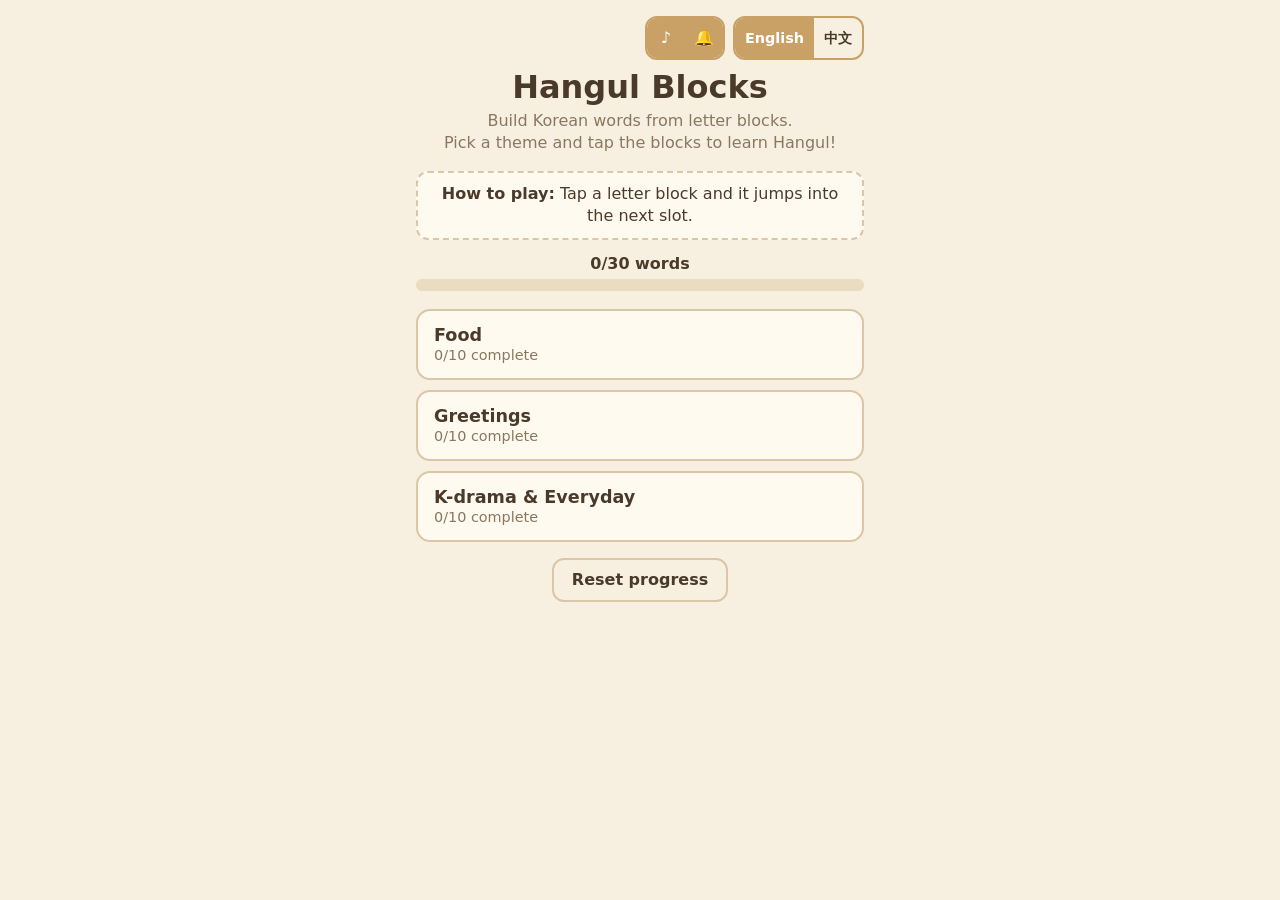
<file: index.html>
<!DOCTYPE html>
<html lang="en">
<head>
<meta charset="utf-8">
<meta name="robots" content="noindex,nofollow">
<meta name="viewport" content="width=device-width, initial-scale=1, viewport-fit=cover">
<meta name="theme-color" content="#f7f0e1">
<title>Hangul Blocks</title>
<link rel="stylesheet" href="css/style.css">
</head>
<body>
<main id="app" aria-live="polite"></main>
<script src="js/hangul.js"></script>
<script src="js/words.js"></script>
<script src="js/i18n.js"></script>
<script src="js/puzzle.js"></script>
<script src="js/audio.js"></script>
<script src="js/fx.js"></script>
<script src="js/game.js"></script>
</body>
</html>
</file>
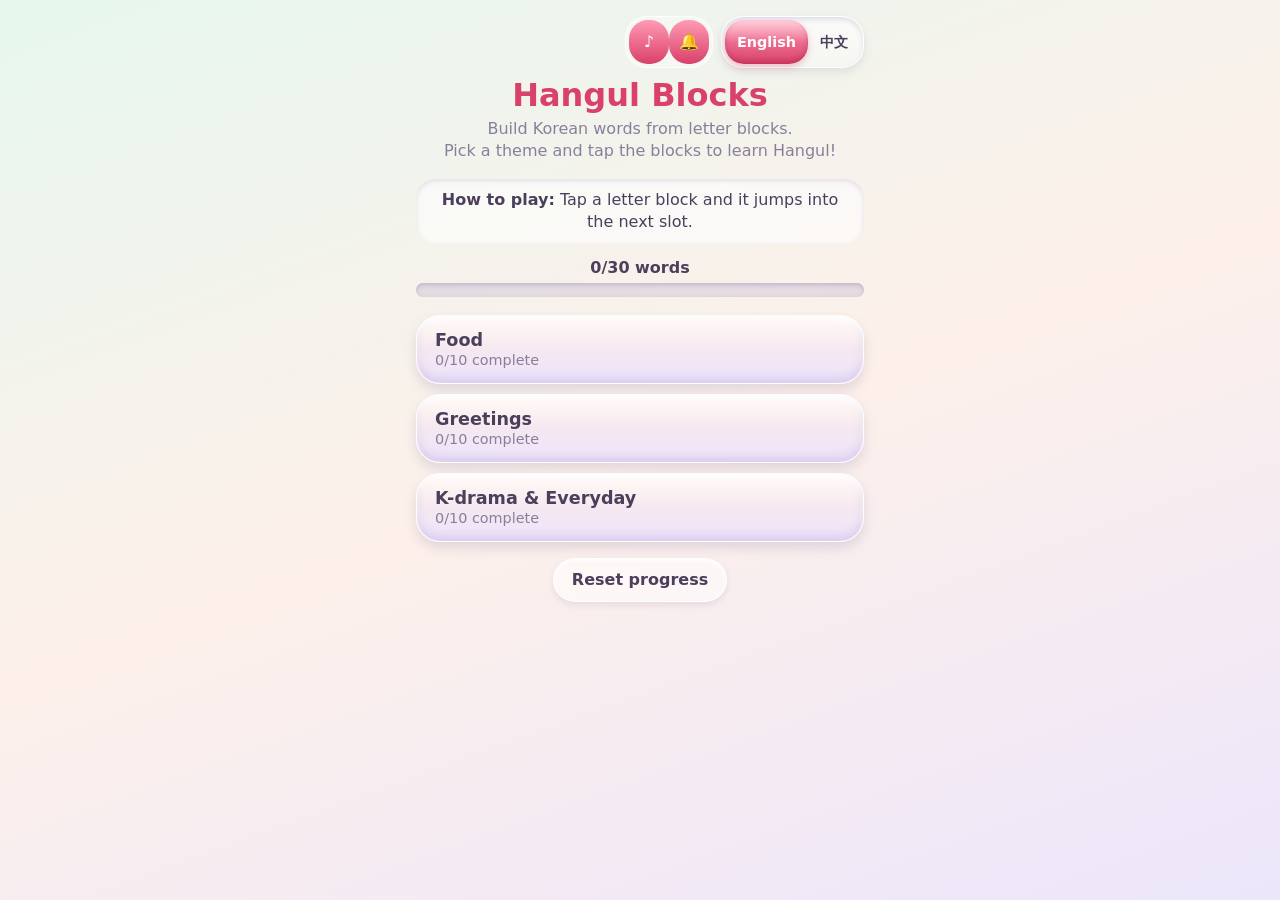
<file: jelly/index.html>
<!DOCTYPE html>
<html lang="en">
<head>
<meta charset="utf-8">
<meta name="robots" content="noindex,nofollow">
<meta name="viewport" content="width=device-width, initial-scale=1, viewport-fit=cover">
<meta name="theme-color" content="#e9f6ef">
<title>Hangul Blocks</title>
<link rel="stylesheet" href="css/style.css">
</head>
<body>
<main id="app" aria-live="polite"></main>
<script src="js/hangul.js"></script>
<script src="js/words.js"></script>
<script src="js/i18n.js"></script>
<script src="js/puzzle.js"></script>
<script src="js/audio.js"></script>
<script src="js/fx.js"></script>
<script src="js/game.js"></script>
</body>
</html>
</file>
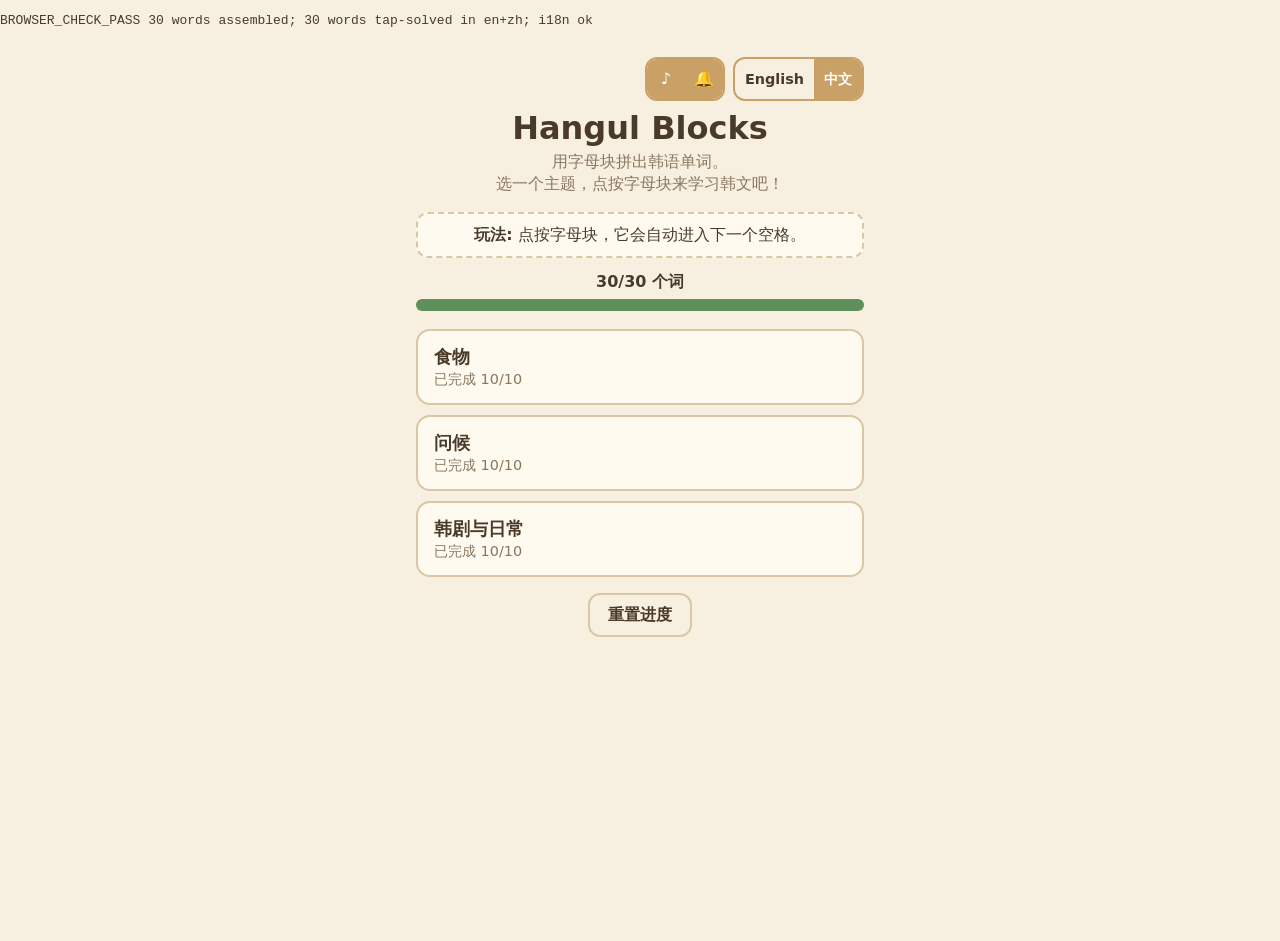
<file: tests/browser-check.html>
<!DOCTYPE html><html><head><meta charset="utf-8"><title>browser check</title><link rel="stylesheet" href="../css/style.css"></head>
<body><pre id="out">running…</pre><main id="app"></main>
<script src="../js/hangul.js"></script><script src="../js/words.js"></script><script src="../js/i18n.js"></script><script src="../js/puzzle.js"></script><script src="../js/audio.js"></script><script src="../js/fx.js"></script>
<script>
// run the game in this page without fx/speech; hash is left empty so it starts on home
window.__noAutoRoute = true;
</script>
<script src="../js/game.js"></script>
<script>
(function(){
  const out=document.getElementById('out'), H=window.Hangul, W=window.HangulData.WORDS, I=window.HangulI18n, G=window.HangulGame, errs=[];
  const app=document.getElementById('app');
  const text=()=>app.innerText+' '+((document.getElementById('celebrate')||{}).innerText||'');
  try{
    G.setTest({fx:false,speech:false,audio:false});
    if(W.length!==30) errs.push('word count '+W.length);
    // 1) engine assembly
    for(const w of W){
      const pool=H.buildTiles(w.korean); let built='';
      for(const s of Array.from(w.korean)){
        const slots=H.newSlots(), d=H.decomposeSyllable(s);
        const seq=[['cho',d.cho]].concat(H.splitVowel(d.jung).map(j=>['jung',j]),H.splitFinal(d.jong).map(j=>['jong',j]));
        for(const [k,j] of seq){ const i=pool.indexOf(j); if(i<0){errs.push(w.id+' missing tile '+j);continue;} pool.splice(i,1);
          if(!H.placeInSlot(slots,k,j).ok) errs.push(w.id+' cannot place '+j+' in '+k); }
        built+=H.slotSyllable(slots)||'?';
      }
      if(built!==w.korean) errs.push(w.id+' built '+built+' != '+w.korean);
    }
    // 2) DOM: tap tiles in order for all 30 words, in both languages
    for(const lang of ['en','zh']){
      G.setLang(lang);
      for(const w of W){
        G.open(w.id);
        if(document.getElementById('check')||/确认|Check|Submit/.test(text())) errs.push(w.id+' has a confirm button');
        const order=window.HangulPuzzle.solveOrder(w.korean);
        for(let i=0;i<order.length;i++){
          const tile=[...app.querySelectorAll('.tile:not(.used)')].find(b=>b.textContent===order[i]);
          if(!tile){errs.push(lang+' '+w.id+' no tile '+order[i]);break;}
          if(document.getElementById('celebrate')) errs.push(w.id+' celebration before last jamo');
          tile.click();
        }
        const cel=document.getElementById('celebrate');
        if(!cel){errs.push(lang+' '+w.id+' no celebration after last jamo');continue;}
        if(!cel.querySelector('.big')||cel.querySelector('.big').textContent!==I.STRINGS[lang].correct) errs.push(lang+' '+w.id+' wrong big text');
        if(app.querySelector('.tile')===null&&false) errs.push('x');
        cel.remove();
      }
    }
    // 3) a wrong full answer gives no celebration; slot tap returns tile
    G.setLang('en'); G.open('mul');
    for(const j of ['ㅁ','ㅜ',null]){ const ts=[...app.querySelectorAll('.tile:not(.used)')]; const t=j?ts.find(b=>b.textContent===j):ts.find(b=>b.textContent!=='ㄹ'); if(t) t.click(); else errs.push('mul tile '+j); }
    if(document.getElementById('celebrate')) errs.push('celebration on wrong answer');
    if(!app.querySelector('.syl.wrong')) errs.push('no wrong marker');
    if(app.querySelector('.msg').textContent!==I.STRINGS.en.notQuite) errs.push('no notQuite msg');
    const before=app.querySelectorAll('.tile:not(.used)').length; app.querySelector('.slot.jong').click();
    if(app.querySelectorAll('.tile:not(.used)').length!==before+1) errs.push('slot tap did not return tile');
    // 4) i18n: every key present; zh screens have no stray English
    for(const k of Object.keys(I.STRINGS.en)) if(!I.STRINGS.zh[k]) errs.push('zh missing '+k);
    G.setLang('zh'); G.open('sagwa');
    const strip=s=>s.replace(/Hangul Blocks|English/g,'');
    if(/[A-Za-z]{2,}/.test(strip(app.innerText))) errs.push('English left in zh puzzle: '+strip(app.innerText).match(/[A-Za-z]{2,}/)[0]);
    if(app.innerText.indexOf('苹果')<0) errs.push('zh meaning missing');
    location.hash='#/'; 
  }catch(e){errs.push('exception '+e.message+' '+(e.stack||'').split('\n')[1]);}
  out.textContent=errs.length?'BROWSER_CHECK_FAIL '+errs.join('; '):'BROWSER_CHECK_PASS 30 words assembled; 30 words tap-solved in en+zh; i18n ok';
})();
</script></body></html>
</file>
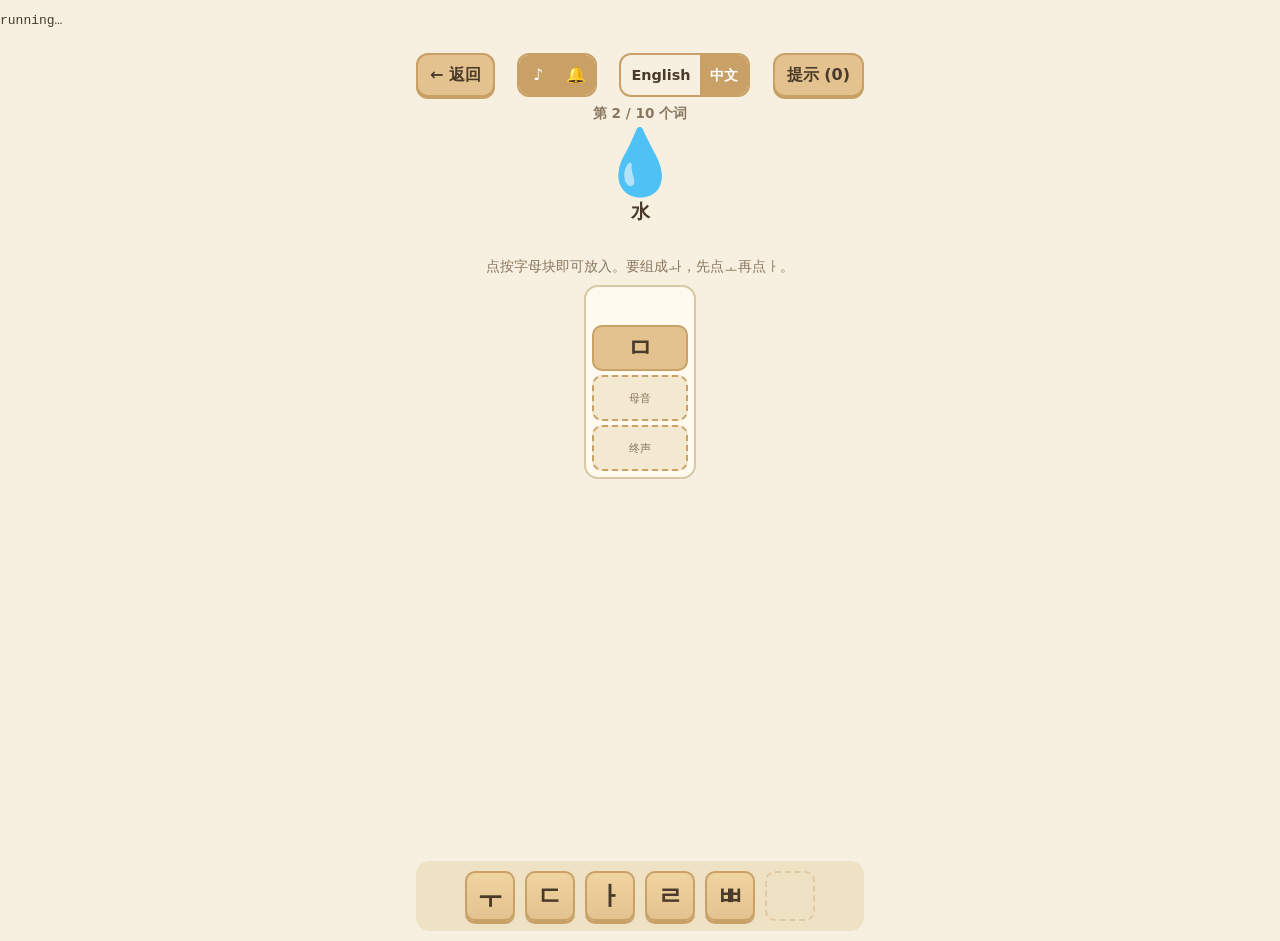
<file: tests/tray-stable.html>
<!DOCTYPE html><html><head><meta charset="utf-8"><title>tray stable</title><link rel="stylesheet" href="../css/style.css"></head>
<body><pre id="out">running…</pre><style>*{animation:none!important;transition:none!important}</style><main id="app"></main>
<script src="../js/hangul.js"></script><script src="../js/words.js"></script><script src="../js/i18n.js"></script><script src="../js/puzzle.js"></script><script src="../js/audio.js"></script><script src="../js/fx.js"></script>
<script>window.__noAutoRoute = true;</script>
<script src="../js/game.js"></script>
<script>
(async function(){
  const out=document.getElementById('out'), G=window.HangulGame, app=document.getElementById('app'), errs=[];
  const wait=(ms)=>new Promise(r=>setTimeout(r,ms));
  const snap=()=>{ const m={}; app.querySelectorAll('.tile').forEach(el=>{ const r=el.getBoundingClientRect(); m[el.dataset.tile]={x:r.x,y:r.y,w:r.width,h:r.height,used:el.classList.contains('used'),text:el.textContent}; }); return m; };
  const same=(a,b)=>['x','y','w','h'].every(k=>Math.abs(a[k]-b[k])<=1);
  try{
    G.setTest({fx:false,speech:false,audio:false});
    for(const id of ['mul','sagwa','hakgyo']){
      G.open(id); await wait(700); // let entry animations finish
      const s0=snap(), ids=Object.keys(s0);
      if(ids.length<3){ errs.push(id+' too few tiles'); continue; }
      const first=window.HangulPuzzle.solveOrder(G.state().word.korean)[0];
      const tid=ids.find(k=>s0[k].text===first);
      app.querySelector('.tile[data-tile="'+tid+'"]').click(); await wait(700);
      const s1=snap();
      if(Object.keys(s1).length!==ids.length) errs.push(id+' tile count changed '+ids.length+'->'+Object.keys(s1).length);
      for(const k of ids){
        if(!s1[k]) { errs.push(id+' tile '+k+' missing'); continue; }
        if(!same(s0[k],s1[k])) errs.push(id+' tile '+k+(k===tid?' (placeholder)':'')+' moved');
      }
      if(!s1[tid]||!s1[tid].used||s1[tid].text!=='') errs.push(id+' used tile is not an empty placeholder');
      // second tap, then return the first tile via its slot
      const slot=app.querySelector('.slot.filled'); if(!slot){ errs.push(id+' no filled slot'); continue; }
      slot.click(); await wait(700);
      const s2=snap();
      for(const k of ids){ if(!s2[k]||!same(s0[k],s2[k])) errs.push(id+' tile '+k+' not back at original spot'); }
      if(s2[tid]&&(s2[tid].used||s2[tid].text!==s0[tid].text)) errs.push(id+' tile did not reappear');
    }
  }catch(e){ errs.push('exception '+e.message); }
  out.textContent=errs.length?'TRAY_STABLE_FAIL '+errs.join('; '):'TRAY_STABLE_PASS';
  document.title=out.textContent;
})();
</script></body></html>
</file>
<file: css/style.css>
:root{--bg:#f7f0e1;--paper:#fffaf0;--ink:#4a3a2a;--muted:#8a7760;--wood:#e3c28f;--wood-d:#c9a066;--line:#d9c7a5;--ok:#5f8f5a;--bad:#b5533c;--accent:#c46a3b}
*{box-sizing:border-box;-webkit-tap-highlight-color:transparent}
html,body{margin:0;background:var(--bg);color:var(--ink);font-family:"Apple SD Gothic Neo","Noto Sans KR","Malgun Gothic",system-ui,-apple-system,"Segoe UI",Roboto,sans-serif;overflow-x:hidden}
#app{max-width:480px;margin:0 auto;padding:16px 16px calc(24px + env(safe-area-inset-bottom));min-height:100vh}
h1{font-size:2rem;margin:8px 0 4px;text-align:center}
h2{font-size:1.25rem;margin:0}
.sub{text-align:center;color:var(--muted);margin:0 0 16px;line-height:1.4}
button{font:inherit;color:inherit;cursor:pointer}
.btn{min-height:44px;padding:8px 18px;border:2px solid var(--wood-d);background:var(--wood);border-radius:12px;font-weight:600;box-shadow:0 2px 0 var(--wood-d)}
.btn:active{transform:translateY(2px);box-shadow:none}
.btn.primary{background:var(--accent);border-color:#9d4f27;color:#fff;box-shadow:0 2px 0 #9d4f27}
.btn.ghost{background:transparent;box-shadow:none;border-color:var(--line)}
.card{display:block;width:100%;text-align:left;background:var(--paper);border:2px solid var(--line);border-radius:14px;padding:14px 16px;margin:10px 0;min-height:56px}
.card b{display:block;font-size:1.1rem}
.card span{color:var(--muted);font-size:.9rem}
.bar{height:12px;border-radius:8px;background:#eadcc0;overflow:hidden;margin:6px 0 18px}
.bar i{display:block;height:100%;background:var(--ok)}
.progress-label{text-align:center;font-weight:600}
.topbar{display:flex;align-items:center;justify-content:space-between;gap:8px;margin-bottom:8px}
.wordlist{display:grid;grid-template-columns:1fr 1fr;gap:10px;margin-top:12px}
.wordlist .card{margin:0;text-align:center;padding:10px}
.wordlist .emo{font-size:2rem;display:block}
.wordlist .done{border-color:var(--ok);background:#eef5e6}
.pic{font-size:5rem;line-height:1.1;text-align:center;margin-top:4px}
.meaning{text-align:center;font-size:1.4rem;font-weight:700;margin:4px 0 8px}
.hintline{min-height:1.6em;text-align:center;color:var(--accent);font-weight:600;font-size:1.1rem}
.syllables{display:flex;flex-wrap:wrap;justify-content:center;gap:12px 14px;margin:10px 0}
.syl{width:112px;padding:6px;background:var(--paper);border:2px solid var(--line);border-radius:14px;text-align:center}
.syl.ok{border-color:var(--ok)}
.syl.wrong{border-color:var(--bad)}
.syl.shake{animation:shake .35s}
.result{height:2rem;font-size:1.5rem;font-weight:700;line-height:2rem}
.grid{display:grid;gap:4px;grid-template-columns:1fr 1fr}
.grid.h,.grid.c{grid-template-columns:1fr}
.grid.h .jong,.grid.c .jong{grid-column:auto}
.grid .jong{grid-column:1/-1}
.slot{min-height:46px;min-width:46px;border:2px dashed var(--wood-d);border-radius:10px;background:#f3e8d0;font-size:1.6rem;font-weight:700;display:flex;align-items:center;justify-content:center;padding:0}
.slot small{font-size:.7rem;color:var(--muted);font-weight:500}
.slot.filled{border-style:solid;background:var(--wood)}
.tray{display:flex;flex-wrap:wrap;justify-content:center;gap:10px;margin:14px 0;min-height:56px;padding:10px;background:#efe1c3;border-radius:14px}
.tile{width:50px;height:50px;border:2px solid var(--wood-d);border-radius:10px;background:linear-gradient(#f0d4a0,#e3c28f);font-size:1.6rem;font-weight:700;box-shadow:0 3px 0 var(--wood-d);touch-action:manipulation;user-select:none;-webkit-user-select:none;display:flex;align-items:center;justify-content:center;padding:0}
.tile:active{transform:translateY(2px);box-shadow:0 1px 0 var(--wood-d)}
.tile.used{background:transparent;border:2px dashed var(--wood-d);box-shadow:none;opacity:.35;pointer-events:none;transform:none}
.msg{min-height:1.5em;text-align:center;color:var(--bad);font-weight:600}
.actions{display:flex;gap:10px;justify-content:center;flex-wrap:wrap}
@keyframes shake{20%{transform:translateX(-6px)}40%{transform:translateX(6px)}60%{transform:translateX(-4px)}80%{transform:translateX(4px)}}

#app.puzzle{height:100vh;height:100dvh;min-height:0;display:flex;flex-direction:column;padding:0}
.ptop{flex:1 1 auto;min-height:0;overflow-y:auto;padding:12px 16px 8px}
.pdock{flex:none;padding:0 16px calc(10px + env(safe-area-inset-bottom))}
.pdock .tray{margin:0}
.howto{margin:0 0 4px;text-align:center;color:var(--muted);font-size:.85rem;line-height:1.3}
.puzzle .pic{font-size:4rem}
.puzzle .meaning{font-size:1.2rem;margin:2px 0 4px}
.puzzle .msg{min-height:1.2em}
.puzzle.many .syllables{gap:8px 8px;margin:6px 0}
.puzzle.many .syl{width:92px;padding:4px}
.puzzle.many .slot{min-height:40px;min-width:40px;font-size:1.4rem}
.puzzle.many .result{height:1.7rem;line-height:1.7rem;font-size:1.3rem}
.puzzle.many .pic{font-size:3rem}

.toprow{display:flex;justify-content:flex-end;margin-bottom:4px}
.lang{display:inline-flex;border:2px solid var(--wood-d);border-radius:12px;overflow:hidden;flex:none}
.lang button{min-height:40px;min-width:48px;padding:4px 10px;border:0;background:transparent;font-weight:600;font-size:.9rem}
.lang button.on{background:var(--wood-d);color:#fff}
.howto-home{text-align:center;margin:0 0 14px;padding:10px 12px;background:var(--paper);border:2px dashed var(--line);border-radius:12px;line-height:1.4}
.theme-title{text-align:center;margin:6px 0}
.wordno{text-align:center;color:var(--muted);font-size:.85rem;font-weight:600}
.topbar .btn{padding:8px 12px}
.celebrate{position:fixed;inset:0;z-index:50;background:#fffaf0;display:flex;flex-direction:column;padding:12px 16px calc(16px + env(safe-area-inset-bottom));animation:fadein .2s}
.cel-body{flex:1;display:flex;flex-direction:column;align-items:center;justify-content:center;text-align:center;gap:6px}
.celebrate .big{font-size:3.4rem;line-height:1.1;font-weight:900;color:var(--accent);text-shadow:0 3px 0 #f2d9a6;animation:pop .45s cubic-bezier(.2,1.6,.4,1)}
.celebrate .ko{font-size:2.6rem;font-weight:800;margin-top:10px}
.celebrate .rom{font-size:1.2rem;color:var(--ok);font-weight:700}
.celebrate .cel-meaning{color:var(--muted);font-weight:600;margin-bottom:10px}
.celebrate .actions .btn{min-width:130px}
.celebrate #next{visibility:hidden}
.celebrate #next.ready{visibility:visible;animation:fadein .25s}
.fx-canvas{position:fixed;inset:0;z-index:60;pointer-events:none}
@keyframes pop{0%{transform:scale(.3);opacity:0}100%{transform:scale(1);opacity:1}}
@keyframes fadein{from{opacity:0}to{opacity:1}}
.celebrate.still,.celebrate.still *{animation:none!important}
/* sound toggles (music / effects) */
.toprow{gap:8px;align-items:center}
.snd{display:inline-flex;border:2px solid var(--wood-d);border-radius:12px;overflow:hidden;flex:none}
.snd button{min-height:40px;min-width:38px;padding:2px 6px;border:0;background:transparent;font-size:1rem;line-height:1}
.snd button.on{background:var(--wood-d);color:#fff}
.snd button.off{opacity:.55;text-decoration:line-through}
@media (max-width:400px){.topbar{gap:4px}.topbar .btn{padding:8px 8px}.lang button{min-width:40px;padding:4px 6px}.snd button{min-width:34px}}
</file>
<file: jelly/css/style.css>
:root{--bg:#eef8f2;--ink:#4b3f5c;--muted:#8a7f9a;--accent:#ff6f91;--accent-d:#d9406a;--ok:#3fae7a;--bad:#e0566b;
--cons:#ffb3a7;--cons-d:#f08c7f;--vow:#a9c8ff;--vow-d:#7fa6ee;--glass:#fff;--mint:#b8ecd2;--lav:#d9ccff}
*{box-sizing:border-box;-webkit-tap-highlight-color:transparent}
html,body{margin:0;color:var(--ink);font-family:"Apple SD Gothic Neo","Noto Sans KR","Malgun Gothic",system-ui,-apple-system,"Segoe UI",Roboto,sans-serif;overflow-x:hidden;
background:#f4f0fb}
body{background:linear-gradient(160deg,#e6f7ee 0%,#fdf0ea 50%,#ece6fb 100%) fixed;min-height:100vh}
#app{max-width:480px;margin:0 auto;padding:16px 16px calc(24px + env(safe-area-inset-bottom));min-height:100vh}
h1{font-size:2rem;margin:8px 0 4px;text-align:center;color:var(--accent-d)}
h2{font-size:1.25rem;margin:0}
.sub{text-align:center;color:var(--muted);margin:0 0 16px;line-height:1.4}
button{font:inherit;color:inherit;cursor:pointer;transition:transform .3s cubic-bezier(.34,1.8,.5,1)}
/* jelly material: translucent body, top gloss, inner shade, soft outer shadow */
.btn,.card,.syl,.lang,.tile,.slot.filled,.tray{position:relative}
.btn{min-height:44px;padding:8px 18px;border:1.5px solid rgba(255,255,255,.8);border-radius:22px;font-weight:700;
background:linear-gradient(180deg,rgba(255,255,255,.75) 0%,rgba(255,255,255,0) 45%),linear-gradient(180deg,#c9f1dc,#97dfbb);
box-shadow:inset 0 -5px 8px rgba(40,140,100,.25),inset 0 3px 5px rgba(255,255,255,.9),0 6px 12px rgba(80,120,110,.25)}
.btn:active{transform:scale(1.06,.9)}
.btn.primary{background:linear-gradient(180deg,rgba(255,255,255,.6) 0%,rgba(255,255,255,0) 45%),linear-gradient(180deg,#ff8fab,var(--accent-d));color:#fff;text-shadow:0 1px 2px rgba(150,20,60,.5);
box-shadow:inset 0 -6px 10px rgba(150,20,60,.35),inset 0 3px 5px rgba(255,255,255,.7),0 7px 14px rgba(217,64,106,.35)}
.btn.ghost{background:rgba(255,255,255,.5);box-shadow:inset 0 2px 4px rgba(255,255,255,.9),0 3px 6px rgba(120,110,150,.15)}
.btn:disabled{opacity:.55}
.card{display:block;width:100%;text-align:left;border:1.5px solid rgba(255,255,255,.85);border-radius:24px;padding:14px 18px;margin:10px 0;min-height:56px;
background:linear-gradient(180deg,rgba(255,255,255,.85) 0%,rgba(255,255,255,.25) 50%),linear-gradient(180deg,#fde4dc,#e6dcfb);
box-shadow:inset 0 -5px 9px rgba(150,120,190,.22),inset 0 3px 5px #fff,0 6px 12px rgba(120,110,150,.2)}
.card:active{transform:scale(1.03,.93)}
.card b{display:block;font-size:1.1rem}
.card span{color:var(--muted);font-size:.9rem}
.bar{height:14px;border-radius:9px;background:rgba(150,130,190,.2);overflow:hidden;margin:6px 0 18px;box-shadow:inset 0 2px 4px rgba(90,70,130,.25)}
.bar i{display:block;height:100%;border-radius:9px;background:linear-gradient(180deg,#9df0c4,var(--ok))}
.progress-label{text-align:center;font-weight:600}
.topbar{display:flex;align-items:center;justify-content:space-between;gap:8px;margin-bottom:8px}
.wordlist{display:grid;grid-template-columns:1fr 1fr;gap:10px;margin-top:12px}
.wordlist .card{margin:0;text-align:center;padding:10px}
.wordlist .emo{font-size:2rem;display:block}
.wordlist .done{background:linear-gradient(180deg,rgba(255,255,255,.85) 0%,rgba(255,255,255,.2) 50%),linear-gradient(180deg,#d3f5e2,#9fe3c1)}
.pic{font-size:5rem;line-height:1.1;text-align:center;margin-top:4px}
.meaning{text-align:center;font-size:1.4rem;font-weight:700;margin:4px 0 8px}
.hintline{min-height:1.6em;text-align:center;color:var(--accent-d);font-weight:600;font-size:1.1rem}
.syllables{display:flex;flex-wrap:wrap;justify-content:center;gap:12px 14px;margin:10px 0}
.syl{width:112px;padding:8px;border-radius:24px;text-align:center;border:1.5px solid rgba(255,255,255,.85);
background:linear-gradient(180deg,rgba(255,255,255,.8),rgba(255,255,255,.3));
box-shadow:inset 0 -4px 8px rgba(150,120,190,.18),inset 0 3px 4px #fff,0 6px 12px rgba(120,110,150,.2)}
.syl.ok{box-shadow:inset 0 -4px 8px rgba(63,174,122,.35),inset 0 3px 4px #fff,0 6px 12px rgba(63,174,122,.3)}
.syl.wrong{box-shadow:inset 0 -4px 8px rgba(224,86,107,.35),inset 0 3px 4px #fff,0 6px 12px rgba(224,86,107,.3)}
.syl.shake{animation:shake .4s cubic-bezier(.36,1.6,.5,1)}
.result{height:2rem;font-size:1.5rem;font-weight:700;line-height:2rem}
.grid{display:grid;gap:6px;grid-template-columns:1fr 1fr}
.grid.h,.grid.c{grid-template-columns:1fr}
.grid.h .jong,.grid.c .jong{grid-column:auto}
.grid .jong{grid-column:1/-1}
/* empty slot: concave jelly mould */
.slot{min-height:46px;min-width:46px;border:0;border-radius:18px;font-size:1.6rem;font-weight:800;display:flex;align-items:center;justify-content:center;padding:0;
background:linear-gradient(180deg,rgba(120,100,170,.18),rgba(255,255,255,.35));
box-shadow:inset 0 4px 8px rgba(90,70,140,.35),inset 0 -2px 3px rgba(255,255,255,.9)}
.slot small{font-size:.7rem;color:var(--muted);font-weight:600}
.tile,.slot.filled{border:1.5px solid rgba(255,255,255,.85);color:#4a2f3a;
background:radial-gradient(ellipse 70% 32% at 50% 18%,rgba(255,255,255,.9),rgba(255,255,255,0) 100%),linear-gradient(180deg,var(--cons),var(--cons-d));
box-shadow:inset 0 -6px 9px rgba(170,70,60,.3),inset 0 3px 5px rgba(255,255,255,.7),0 6px 10px rgba(150,90,100,.3)}
.tile.v,.slot.filled.v{color:#2c3a63;background:radial-gradient(ellipse 70% 32% at 50% 18%,rgba(255,255,255,.9),rgba(255,255,255,0) 100%),linear-gradient(180deg,var(--vow),var(--vow-d));
box-shadow:inset 0 -6px 9px rgba(50,80,170,.3),inset 0 3px 5px rgba(255,255,255,.7),0 6px 10px rgba(80,100,170,.3)}
.slot.pop{animation:jiggle .5s cubic-bezier(.3,1.5,.5,1)}
.tray{display:flex;flex-wrap:wrap;justify-content:center;gap:10px;margin:14px 0;min-height:56px;padding:12px;border-radius:26px;
background:linear-gradient(180deg,rgba(255,255,255,.65),rgba(255,255,255,.3));border:1.5px solid rgba(255,255,255,.9);
box-shadow:inset 0 3px 6px rgba(255,255,255,.9),inset 0 -4px 8px rgba(150,120,190,.15),0 -2px 14px rgba(120,110,150,.15)}
.tile{width:50px;height:50px;border-radius:18px;font-size:1.6rem;font-weight:800;touch-action:manipulation;user-select:none;-webkit-user-select:none;display:flex;align-items:center;justify-content:center;padding:0}
.tray.enter .tile:not(.used):not(:active){animation:bounce-in .35s cubic-bezier(.3,1.6,.5,1) backwards}
.tile:active{animation:squash .3s cubic-bezier(.3,1.6,.5,1) forwards}
.tile.used{background:rgba(255,255,255,.25);border:2px dashed rgba(255,255,255,.8);box-shadow:none;opacity:.5;pointer-events:none;animation:none;transform:none}
.msg{min-height:1.5em;text-align:center;color:var(--bad);font-weight:600}
.actions{display:flex;gap:10px;justify-content:center;flex-wrap:wrap}
@keyframes shake{15%{transform:translateX(-8px) scale(1.04,.96)}35%{transform:translateX(7px) scale(.97,1.03)}55%{transform:translateX(-5px)}75%{transform:translateX(3px)}}
@keyframes jiggle{0%{transform:scale(1.25,.7);opacity:.6}30%{transform:scale(.85,1.2);opacity:1}55%{transform:scale(1.1,.92)}78%{transform:scale(.97,1.03)}100%{transform:scale(1)}}
@keyframes squash{0%{transform:scale(1)}30%{transform:scale(1.12,.78)}65%{transform:scale(.92,1.15)}100%{transform:scale(1)}}
@keyframes bounce-in{0%{transform:scale(.7);opacity:0}100%{transform:scale(1);opacity:1}}

#app.puzzle{height:100vh;height:100dvh;min-height:0;display:flex;flex-direction:column;padding:0}
.ptop{flex:1 1 auto;min-height:0;overflow-y:auto;padding:12px 16px 8px}
.pdock{flex:none;padding:0 16px calc(10px + env(safe-area-inset-bottom))}
.pdock .tray{margin:0}
.howto{margin:0 0 4px;text-align:center;color:var(--muted);font-size:.85rem;line-height:1.3}
.puzzle .pic{font-size:4rem}
.puzzle .meaning{font-size:1.2rem;margin:2px 0 4px}
.puzzle .msg{min-height:1.2em}
.puzzle.many .syllables{gap:8px 8px;margin:6px 0}
.puzzle.many .syl{width:92px;padding:5px}
.puzzle.many .slot{min-height:40px;min-width:40px;font-size:1.4rem}
.puzzle.many .result{height:1.7rem;line-height:1.7rem;font-size:1.3rem}
.puzzle.many .pic{font-size:3rem}

.toprow{display:flex;justify-content:flex-end;margin-bottom:4px}
.lang{display:inline-flex;padding:3px;border-radius:22px;flex:none;border:1.5px solid rgba(255,255,255,.85);
background:linear-gradient(180deg,rgba(255,255,255,.7),rgba(255,255,255,.3));box-shadow:inset 0 3px 5px rgba(120,100,170,.2),0 4px 8px rgba(120,110,150,.15)}
.lang button{min-height:44px;min-width:48px;padding:4px 12px;border:0;border-radius:19px;background:transparent;font-weight:700;font-size:.9rem}
.lang button.on{color:#fff;background:linear-gradient(180deg,rgba(255,255,255,.5),rgba(255,255,255,0) 50%),linear-gradient(180deg,#ff9bb4,var(--accent-d));box-shadow:inset 0 -3px 5px rgba(150,20,60,.3),0 3px 6px rgba(217,64,106,.3)}
.howto-home{text-align:center;margin:0 0 14px;padding:10px 12px;background:rgba(255,255,255,.6);border-radius:20px;line-height:1.4;box-shadow:inset 0 2px 5px rgba(120,100,170,.18)}
.theme-title{text-align:center;margin:6px 0}
.wordno{text-align:center;color:var(--muted);font-size:.85rem;font-weight:600}
.topbar .btn{padding:8px 12px}
.celebrate{position:fixed;inset:0;z-index:50;background:linear-gradient(160deg,#dff5ea 0%,#fff0e8 50%,#e8e0fb 100%);display:flex;flex-direction:column;padding:12px 16px calc(16px + env(safe-area-inset-bottom));animation:fadein .2s}
.cel-body{flex:1;display:flex;flex-direction:column;align-items:center;justify-content:center;text-align:center;gap:6px}
.celebrate .big{font-size:4rem;line-height:1.1;font-weight:900;letter-spacing:.02em;padding:0 .1em;
color:#ff7aa0;background:linear-gradient(180deg,#ffd1de 0%,#ff7aa0 45%,#e0457a 100%);-webkit-background-clip:text;background-clip:text;-webkit-text-fill-color:transparent;
filter:drop-shadow(0 1px 0 #fff) drop-shadow(0 3px 0 #b8325f) drop-shadow(0 7px 0 #9a2650) drop-shadow(0 12px 8px rgba(120,30,70,.35));
animation:bigpop .8s cubic-bezier(.2,1.7,.4,1)}
.celebrate .ko{font-size:2.6rem;font-weight:800;margin-top:10px}
.celebrate .rom{font-size:1.2rem;color:var(--ok);font-weight:700}
.celebrate .cel-meaning{color:var(--muted);font-weight:600;margin-bottom:10px}
.celebrate .actions .btn{min-width:130px}
.celebrate #next{visibility:hidden}
.celebrate #next.ready{visibility:visible;animation:bounce-in .4s cubic-bezier(.3,1.7,.5,1)}
.fx-canvas{position:fixed;inset:0;z-index:60;pointer-events:none}
@keyframes bigpop{0%{transform:scale(.3);opacity:0}40%{transform:scale(1.25,.85);opacity:1}60%{transform:scale(.9,1.12)}80%{transform:scale(1.05,.97)}100%{transform:scale(1)}}
@keyframes fadein{from{opacity:0}to{opacity:1}}
.celebrate.still,.celebrate.still *{animation:none!important}
@media (prefers-reduced-motion:reduce){
 *,*::before,*::after{animation:none!important;transition:none!important}
 .btn:active,.card:active{transform:none}
 .celebrate{animation:fadein .2s!important}
}
/* sound toggles (music / effects) */
.toprow{gap:8px;align-items:center}
.snd{display:inline-flex;padding:3px;border-radius:22px;flex:none;border:1.5px solid rgba(255,255,255,.85);background:rgba(255,255,255,.35)}
.snd button{min-height:44px;min-width:40px;padding:2px 6px;border:0;border-radius:19px;background:transparent;font-size:1rem;line-height:1}
.snd button.on{background:linear-gradient(180deg,#ff9bb4,var(--accent-d));color:#fff}
.snd button.off{opacity:.55;text-decoration:line-through}
@media (max-width:400px){.topbar{gap:4px}.topbar .btn{padding:8px 8px}.lang button{min-width:40px;padding:4px 6px}.snd button{min-width:34px}}
</file>
